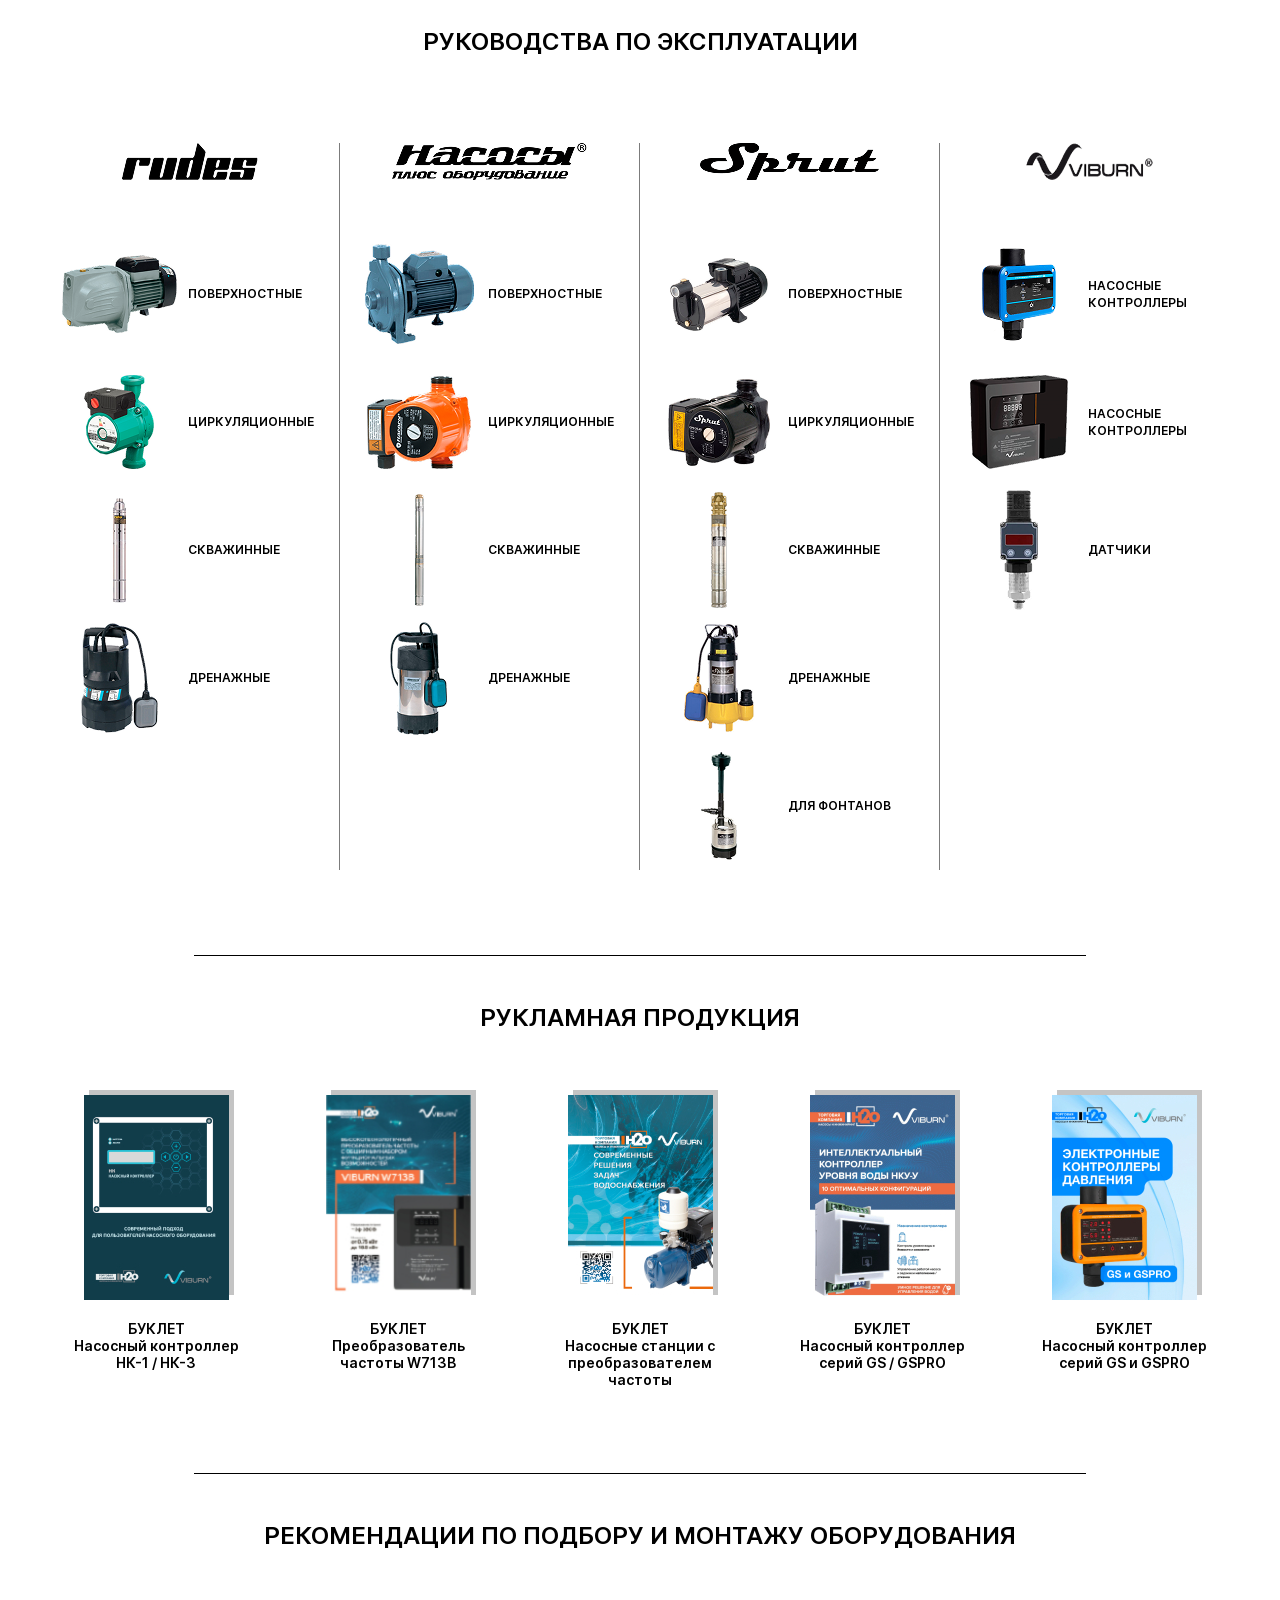
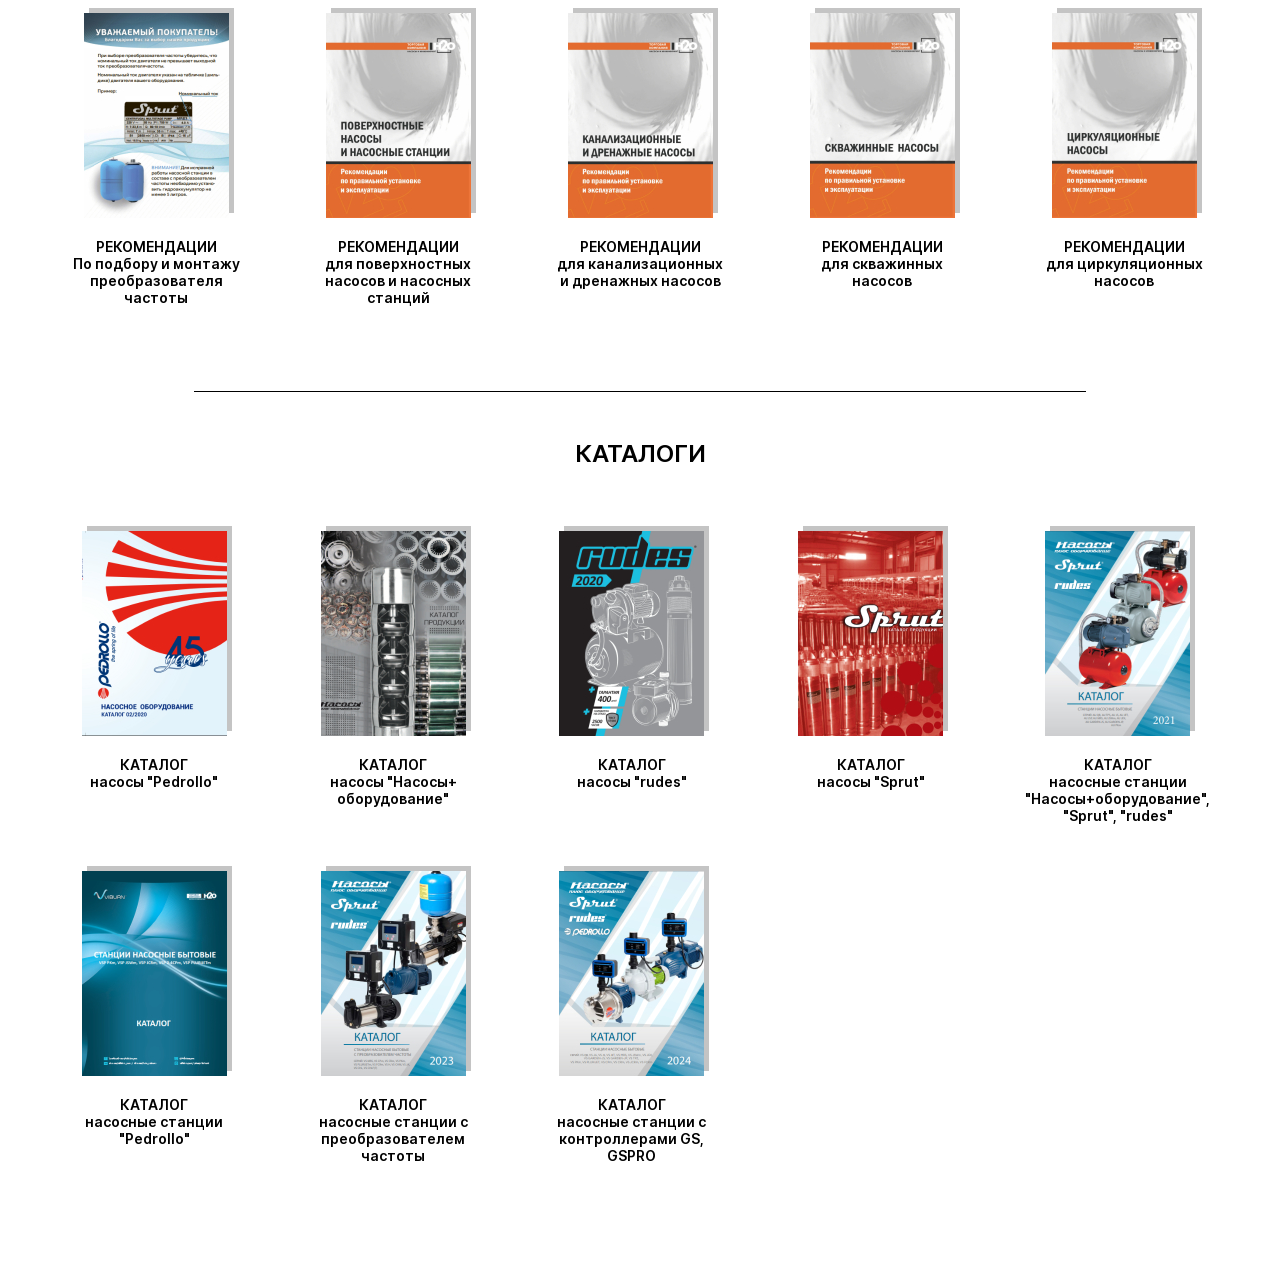
<file: index.html>
<!DOCTYPE html>
<!--[if lt IE 7]><html lang="ru" class="lt-ie9 lt-ie8 lt-ie7"><![endif]-->
<!--[if IE 7]><html lang="ru" class="lt-ie9 lt-ie8"><![endif]-->
<!--[if IE 8]><html lang="ru" class="lt-ie9"><![endif]-->
<!--[if gt IE 8]><!-->
<html lang="ru">
<!--<![endif]-->
<head>
	<meta charset="utf-8" />
	<title>Заголовок</title>
	<meta http-equiv="X-UA-Compatible" content="IE=edge" />
	<meta name="viewport" content="width=device-width, initial-scale=1, maximum-scale=1">
	<meta name="format-detection" content="telephone=no" />
	<link rel="stylesheet" href="libs/bootstrap/bootstrap-grid-3.3.1.min.css" />
	<link rel="stylesheet" href="css/main.css?ver=1.1" />
</head>
<body>

	<div class="wrapper">

		<section class="page-documentation">
			<div class="container">
				<h2 class="title-section">РУКОВОДСТВА ПО ЭКСПЛУАТАЦИИ</h2>
				<div class="row row_manual">
					<div class="col-md-3 col-sm-6 col-xs-6">
						<div class="logo-manual">
							<img src="img/logo_manual1.png" alt="alt">
						</div>
						<a href="#" class="item-manual">
							<span class="item-manual__image">
								<img src="img/manual1.png" alt="alt">
							</span>
							<span class="item-manual__title">ПОВЕРХНОСТНЫЕ</span>
						</a>
						<a href="#" class="item-manual">
							<span class="item-manual__image">
								<img src="img/manual2.png" alt="alt">
							</span>
							<span class="item-manual__title">ЦИРКУЛЯЦИОННЫЕ</span>
						</a>
						<a href="#" class="item-manual">
							<span class="item-manual__image">
								<img src="img/manual3.png" alt="alt">
							</span>
							<span class="item-manual__title">СКВАЖИННЫЕ</span>
						</a>
						<a href="#" class="item-manual">
							<span class="item-manual__image">
								<img src="img/manual4.png" alt="alt">
							</span>
							<span class="item-manual__title">ДРЕНАЖНЫЕ</span>
						</a>
					</div>
					<div class="col-md-3 col-sm-6 col-xs-6">
						<div class="logo-manual">
							<img src="img/logo_manual2.png" alt="alt">
						</div>
						<a href="#" class="item-manual">
							<span class="item-manual__image">
								<img src="img/manual5.png" alt="alt">
							</span>
							<span class="item-manual__title">ПОВЕРХНОСТНЫЕ</span>
						</a>
						<a href="#" class="item-manual">
							<span class="item-manual__image">
								<img src="img/manual6.png" alt="alt">
							</span>
							<span class="item-manual__title">ЦИРКУЛЯЦИОННЫЕ</span>
						</a>
						<a href="#" class="item-manual">
							<span class="item-manual__image">
								<img src="img/manual7.png" alt="alt">
							</span>
							<span class="item-manual__title">СКВАЖИННЫЕ</span>
						</a>
						<a href="#" class="item-manual">
							<span class="item-manual__image">
								<img src="img/manual8.png" alt="alt">
							</span>
							<span class="item-manual__title">ДРЕНАЖНЫЕ</span>
						</a>
					</div>
					<div class="col-md-3 col-sm-6 col-xs-6">
						<div class="logo-manual">
							<img src="img/logo_manual3.png" alt="alt">
						</div>
						<a href="#" class="item-manual">
							<span class="item-manual__image">
								<img src="img/manual9.png" alt="alt">
							</span>
							<span class="item-manual__title">ПОВЕРХНОСТНЫЕ</span>
						</a>
						<a href="#" class="item-manual">
							<span class="item-manual__image">
								<img src="img/manual10.png" alt="alt">
							</span>
							<span class="item-manual__title">ЦИРКУЛЯЦИОННЫЕ</span>
						</a>
						<a href="#" class="item-manual">
							<span class="item-manual__image">
								<img src="img/manual11.png" alt="alt">
							</span>
							<span class="item-manual__title">СКВАЖИННЫЕ</span>
						</a>
						<a href="#" class="item-manual">
							<span class="item-manual__image">
								<img src="img/manual12.png" alt="alt">
							</span>
							<span class="item-manual__title">ДРЕНАЖНЫЕ</span>
						</a>
						<a href="#" class="item-manual">
							<span class="item-manual__image">
								<img src="img/manual13.png" alt="alt">
							</span>
							<span class="item-manual__title">ДЛЯ ФОНТАНОВ</span>
						</a>
					</div>
					<div class="col-md-3 col-sm-6 col-xs-6">
						<div class="logo-manual">
							<img src="img/logo_manual4.png" alt="alt">
						</div>
						<a href="#" class="item-manual">
							<span class="item-manual__image">
								<img src="img/manual14.png" alt="alt">
							</span>
							<span class="item-manual__title">НАСОСНЫЕ КОНТРОЛЛЕРЫ</span>
						</a>
						<a href="#" class="item-manual">
							<span class="item-manual__image">
								<img src="img/manual15.png" alt="alt">
							</span>
							<span class="item-manual__title">НАСОСНЫЕ КОНТРОЛЛЕРЫ</span>
						</a>
						<a href="#" class="item-manual">
							<span class="item-manual__image">
								<img src="img/manual16.png" alt="alt">
							</span>
							<span class="item-manual__title">ДАТЧИКИ</span>
						</a>
					</div>
				</div>
			</div>
		</section>

		<section class="section-catalog">
			<div class="container">
				<div class="divider-main"></div>
				<h2 class="title-section">РУКЛАМНАЯ ПРОДУКЦИЯ</h2>
				<div class="grid-cards">
					<a href="#" class="unit-card">
						<span class="unit-card__image">
							<img src="img/unit_card1_1.jpg" alt="alt">
						</span>
						<span class="unit-card__title">БУКЛЕТ <br>Насосный контроллер НК-1 / НК-3</span>
					</a>
					<a href="#" class="unit-card">
						<span class="unit-card__image">
							<img src="img/unit_card1_2.jpg" alt="alt">
						</span>
						<span class="unit-card__title">БУКЛЕТ <br>Преобразователь частоты W713B</span>
					</a>
					<a href="#" class="unit-card">
						<span class="unit-card__image">
							<img src="img/unit_card1_3.jpg" alt="alt">
						</span>
						<span class="unit-card__title">БУКЛЕТ <br>Насосные станции с преобразователем частоты</span>
					</a>
					<a href="#" class="unit-card">
						<span class="unit-card__image">
							<img src="img/unit_card1_4.jpg" alt="alt">
						</span>
						<span class="unit-card__title">БУКЛЕТ <br>Насосный контроллер серий GS / GSPRO</span>
					</a>
					<a href="#" class="unit-card">
						<span class="unit-card__image">
							<img src="img/unit_card1_5.jpg" alt="alt">
						</span>
						<span class="unit-card__title">БУКЛЕТ <br>Насосный контроллер серий GS и GSPRO</span>
					</a>
				</div>
			</div>
		</section>

		<section class="section-catalog">
			<div class="container">
				<div class="divider-main"></div>
				<h2 class="title-section">РЕКОМЕНДАЦИИ ПО ПОДБОРУ И МОНТАЖУ ОБОРУДОВАНИЯ</h2>
				<div class="grid-cards">
					<a href="#" class="unit-card">
						<span class="unit-card__image">
							<img src="img/unit_card2_1.jpg" alt="alt">
						</span>
						<span class="unit-card__title">РЕКОМЕНДАЦИИ <br>По подбору и монтажу преобразователя частоты</span>
					</a>
					<a href="#" class="unit-card">
						<span class="unit-card__image">
							<img src="img/unit_card2_2.jpg" alt="alt">
						</span>
						<span class="unit-card__title">РЕКОМЕНДАЦИИ <br>для поверхностных насосов и насосных станций</span>
					</a>
					<a href="#" class="unit-card">
						<span class="unit-card__image">
							<img src="img/unit_card2_3.jpg" alt="alt">
						</span>
						<span class="unit-card__title">РЕКОМЕНДАЦИИ <br>для канализационных и дренажных насосов</span>
					</a>
					<a href="#" class="unit-card">
						<span class="unit-card__image">
							<img src="img/unit_card2_4.jpg" alt="alt">
						</span>
						<span class="unit-card__title">РЕКОМЕНДАЦИИ <br>для скважинных насосов</span>
					</a>
					<a href="#" class="unit-card">
						<span class="unit-card__image">
							<img src="img/unit_card2_5.jpg" alt="alt">
						</span>
						<span class="unit-card__title">РЕКОМЕНДАЦИИ <br>для циркуляционных насосов</span>
					</a>
				</div>
			</div>
		</section>

		<section class="section-catalog">
			<div class="container">
				<div class="divider-main"></div>
				<h2 class="title-section">КАТАЛОГИ</h2>
				<div class="grid-cards">
					<a href="#" class="unit-card">
						<span class="unit-card__image">
							<img src="img/unit_card3_1.jpg" alt="alt">
						</span>
						<span class="unit-card__title">КАТАЛОГ <br>насосы "Pedrollo"</span>
					</a>
					<a href="#" class="unit-card">
						<span class="unit-card__image">
							<img src="img/unit_card3_2.jpg" alt="alt">
						</span>
						<span class="unit-card__title">КАТАЛОГ <br>насосы "Насосы+ оборудование"</span>
					</a>
					<a href="#" class="unit-card">
						<span class="unit-card__image">
							<img src="img/unit_card3_3.jpg" alt="alt">
						</span>
						<span class="unit-card__title">КАТАЛОГ <br>насосы "rudes"</span>
					</a>
					<a href="#" class="unit-card">
						<span class="unit-card__image">
							<img src="img/unit_card3_4.jpg" alt="alt">
						</span>
						<span class="unit-card__title">КАТАЛОГ <br>насосы "Sprut"</span>
					</a>
					<a href="#" class="unit-card">
						<span class="unit-card__image">
							<img src="img/unit_card3_5.jpg" alt="alt">
						</span>
						<span class="unit-card__title">КАТАЛОГ <br>насосные станции "Насосы+оборудование", "Sprut", "rudes"</span>
					</a>
					<a href="#" class="unit-card">
						<span class="unit-card__image">
							<img src="img/unit_card3_6.jpg" alt="alt">
						</span>
						<span class="unit-card__title">КАТАЛОГ <br>насосные станции "Pedrollo"</span>
					</a>
					<a href="#" class="unit-card">
						<span class="unit-card__image">
							<img src="img/unit_card3_7.jpg" alt="alt">
						</span>
						<span class="unit-card__title">КАТАЛОГ <br>насосные станции с  преобразователем частоты</span>
					</a>
					<a href="#" class="unit-card">
						<span class="unit-card__image">
							<img src="img/unit_card3_8.jpg" alt="alt">
						</span>
						<span class="unit-card__title">КАТАЛОГ <br>насосные станции с контроллерами GS, GSPRO</span>
					</a>
				</div>
			</div>
		</section>

		<br><br><br><br><br>
		
	</div>


</body>
</html>
</file>
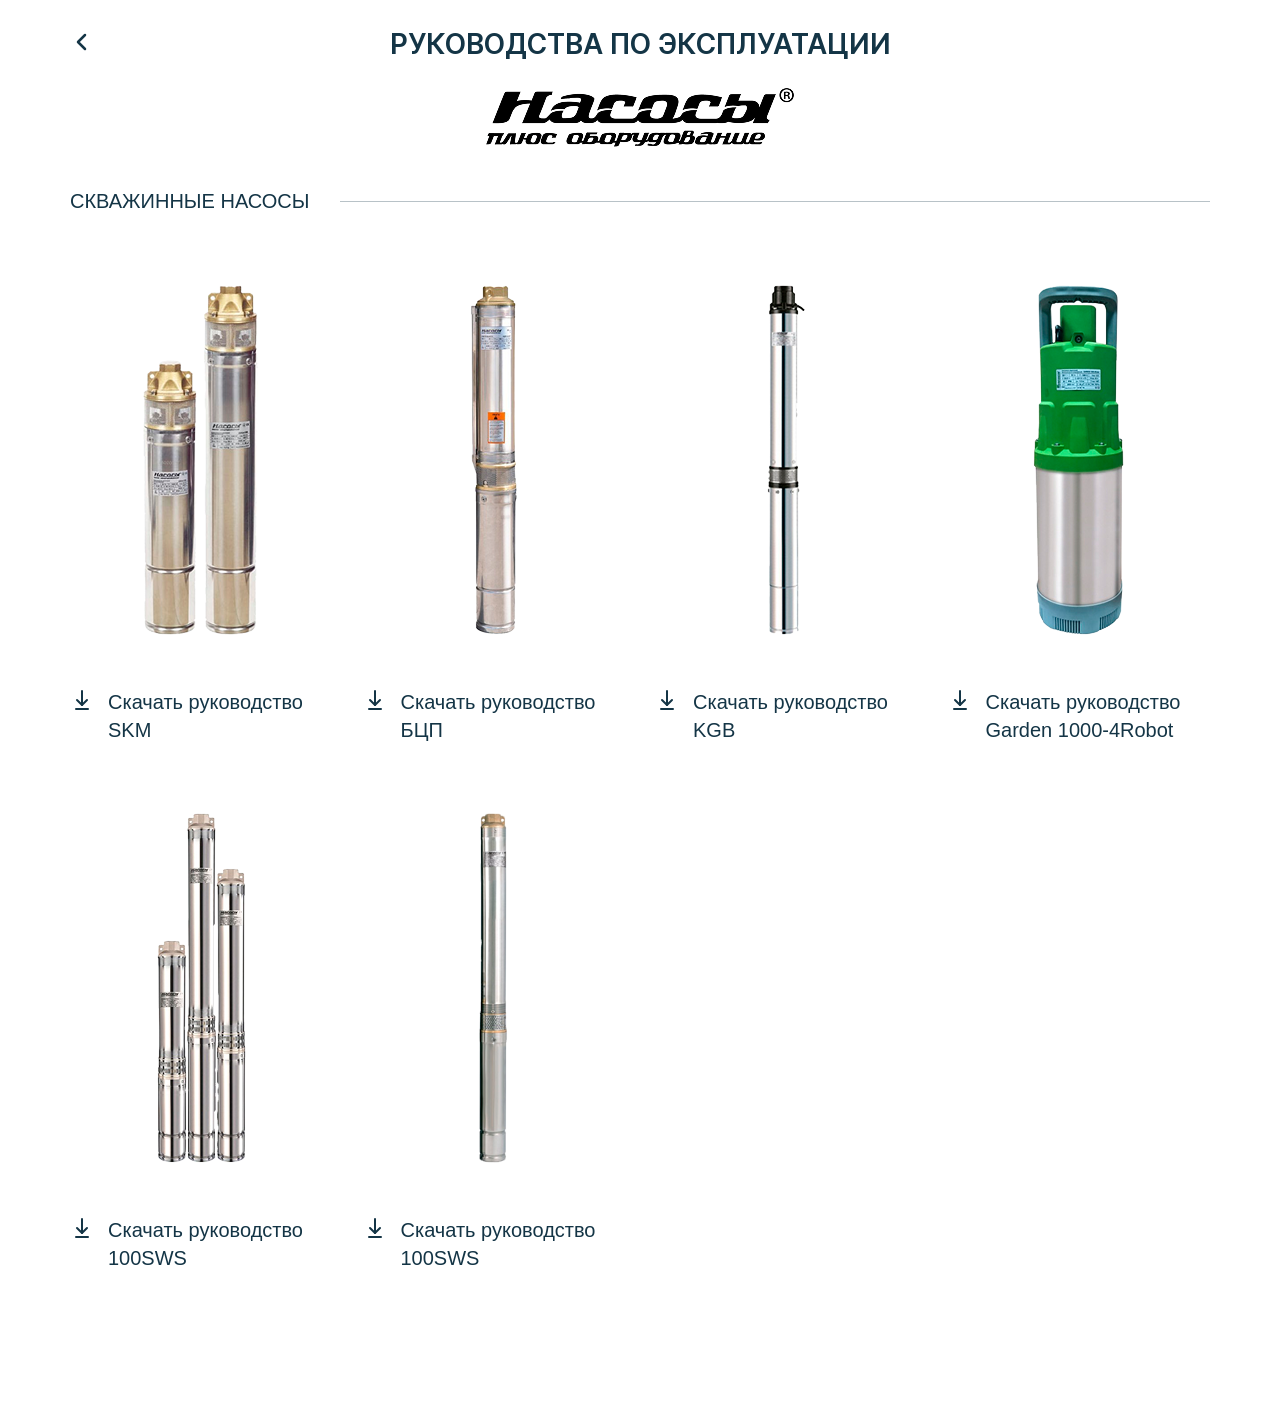
<file: inner.html>
<!DOCTYPE html>
<!--[if lt IE 7]><html lang="ru" class="lt-ie9 lt-ie8 lt-ie7"><![endif]-->
<!--[if IE 7]><html lang="ru" class="lt-ie9 lt-ie8"><![endif]-->
<!--[if IE 8]><html lang="ru" class="lt-ie9"><![endif]-->
<!--[if gt IE 8]><!-->
<html lang="ru">
<!--<![endif]-->
<head>
	<meta charset="utf-8" />
	<title>Заголовок</title>
	<meta http-equiv="X-UA-Compatible" content="IE=edge" />
	<meta name="viewport" content="width=device-width, initial-scale=1, maximum-scale=1">
	<meta name="format-detection" content="telephone=no" />
	<link rel="stylesheet" href="libs/bootstrap/bootstrap-grid-3.3.1.min.css" />
	<link rel="stylesheet" href="css/main.css?ver=1.3" />
</head>
<body>

	<div class="wrapper">

		<section class="page-inner">
			<div class="container">
				<div class="page-inner__head">
					<h1 class="title-section">РУКОВОДСТВА ПО ЭКСПЛУАТАЦИИ</h1>
					<a href="index.html" class="link-back"></a>
				</div>
				<div class="logo-page-manual">
					<img src="img/logo_page1.png" alt="alt">
				</div>
				<div class="subtitle-section">скважинные насосы</div>
				<div class="row row_units">
					<div class="col-md-3 col-sm-6 col-xs-6">
						<a href="#" class="unit-manual">
							<span class="unit-manual__image">
								<img src="img/unit_manual1.png" alt="alt">
							</span>
							<div class="unit-manual__head">
								<span class="unit-manual__title"><span>Скачать руководство SKM</span></span>
							</div>
						</a>
					</div>
					<div class="col-md-3 col-sm-6 col-xs-6">
						<a href="#" class="unit-manual">
							<span class="unit-manual__image">
								<img src="img/unit_manual2.png" alt="alt">
							</span>
							<div class="unit-manual__head">
								<span class="unit-manual__title"><span>Скачать руководство БЦП</span></span>
							</div>
						</a>
					</div>
					<div class="col-md-3 col-sm-6 col-xs-6">
						<a href="#" class="unit-manual">
							<span class="unit-manual__image">
								<img src="img/unit_manual3.png" alt="alt">
							</span>
							<div class="unit-manual__head">
								<span class="unit-manual__title"><span>Скачать руководство KGB</span></span>
							</div>
						</a>
					</div>
					<div class="col-md-3 col-sm-6 col-xs-6">
						<a href="#" class="unit-manual">
							<span class="unit-manual__image">
								<img src="img/unit_manual4.png" alt="alt">
							</span>
							<div class="unit-manual__head">
								<span class="unit-manual__title"><span>Скачать руководство Garden 1000-4Robot</span></span>
							</div>
						</a>
					</div>
					<div class="col-md-3 col-sm-6 col-xs-6">
						<a href="#" class="unit-manual">
							<span class="unit-manual__image">
								<img src="img/unit_manual5.png" alt="alt">
							</span>
							<div class="unit-manual__head">
								<span class="unit-manual__title"><span>Скачать руководство 100SWS </span></span>
							</div>
						</a>
					</div>
					<div class="col-md-3 col-sm-6 col-xs-6">
						<a href="#" class="unit-manual">
							<span class="unit-manual__image">
								<img src="img/unit_manual6.png" alt="alt">
							</span>
							<div class="unit-manual__head">
								<span class="unit-manual__title"><span>Скачать руководство 100SWS</span></span>
							</div>
						</a>
					</div>
				</div>
			</div>
		</section>
		
	</div>


</body>
</html>
</file>
<file: css/main.css>
@font-face {
	font-family: 'Inter';
	src: local('Inter Extra Light'), local('Inter-Extra-Light'),
		url('../fonts/Inter-ExtraLight.woff2') format('woff2'),
		url('../fonts/Inter-ExtraLight.woff') format('woff'),
		url('../fonts/Inter-ExtraLight.ttf') format('truetype');
	font-weight: 200;
	font-style: normal;
}
@font-face {
	font-family: 'Inter';
	src: local('Inter Regular'), local('Inter-Regular'),
		url('../fonts/Inter-Regular.woff2') format('woff2'),
		url('../fonts/Inter-Regular.woff') format('woff'),
		url('../fonts/Inter-Regular.ttf') format('truetype');
	font-weight: normal;
	font-style: normal;
}
@font-face {
	font-family: 'Inter';
	src: local('Inter Medium'), local('Inter-Medium'),
		url('../fonts/Inter-Medium.woff2') format('woff2'),
		url('../fonts/Inter-Medium.woff') format('woff'),
		url('../fonts/Inter-Medium.ttf') format('truetype');
	font-weight: 500;
	font-style: normal;
}
@font-face {
	font-family: 'Inter';
	src: local('Inter Semi Bold'), local('Inter-Semi-Bold'),
		url('../fonts/Inter-SemiBold.woff2') format('woff2'),
		url('../fonts/Inter-SemiBold.woff') format('woff'),
		url('../fonts/Inter-SemiBold.ttf') format('truetype');
	font-weight: 600;
	font-style: normal;
}
@font-face {
	font-family: 'Inter';
	src: local('Inter Bold'), local('Inter-Bold'),
		url('../fonts/Inter-Bold.woff2') format('woff2'),
		url('../fonts/Inter-Bold.woff') format('woff'),
		url('../fonts/Inter-Bold.ttf') format('truetype');
	font-weight: 700;
	font-style: normal;
}

@media (min-width: 1200px) {
	.page-documentation .container {
		width: 1200px;
	}
}

.page-documentation {
	padding-top: 30px;
	font-family: 'Inter';
}
.section-catalog {
	font-family: 'Inter';
}
.title-section {
	font-size: 24px;
	font-weight: 600;
	line-height: 1;
	color: #000;
	text-align: center;
	margin: 0;
	padding: 0;
	margin-bottom: 89px;
	font-family: 'Inter';
}
.logo-manual {
	height: 37px;
	margin-bottom: 50px;
	display: flex;
	align-items: center;
	justify-content: center;
}
.logo-manual img {
	max-width: 100%;
	max-height: 100%;
	height: auto;
	display: block;
	margin: 0 auto;
}
.item-manual {
	font-size: 12px;
	gap: 5px;
	font-weight: 600;
	color: #000;
	text-decoration: none;
	display: flex;
	align-items: center;
	transition: all 0.3s;
}
.item-manual:hover {
	color: #67b0d6;
}
.item-manual__image {
	width: 128px;
	height: 128px;
	display: flex;
	align-items: center;
	justify-content: center;
	flex: none;
}
.item-manual__image img {
	max-width: 100%;
	max-height: 100%;
}
.page-documentation .row {
	display: -webkit-box;
	display: -ms-flexbox;
	display: flex;
	-ms-flex-wrap: wrap;
	flex-wrap: wrap;
}
.page-documentation .row>div {
	float: none;
}
.row.row_manual>div {
	border-right: 1px solid rgba(124, 124, 124, 1);
}
.row.row_manual>div:last-child {
	border: none;
}
.divider-main {
	width: 892px;
	background: rgba(0, 0, 0, 1);
	max-width: 100%;
	margin: 0 auto;
	height: 1px;
	margin-top: 85px;
	margin-bottom: 50px;
}
.grid-cards {
	gap: 47px 70px;
	display: grid;
	grid-template-columns: 1fr 1fr 1fr 1fr 1fr;
}
.unit-card {
	font-size: 14px;
	font-weight: 600;
	line-height: 17px;
	text-align: center;
	display: block;
	color: #000;
	text-decoration: none;
	transition: all 0.3s;
}
.unit-card:hover {
	color: #67b0d6;
}
.unit-card__image {
	width: 145px;
	height: 205px;
	display: block;
	margin: 0 auto;
	margin-bottom: 20px;
	position: relative;
	z-index: 1;
}
.unit-card__image::before {
	position: absolute;
	display: block;
	content: " ";
	top: -5px;
	right: -5px;
	left: 5px;
	bottom: 5px;
	background: rgba(196, 196, 196, 1);
	z-index: -1;
}
.unit-card__image img {
	width: 100%;
	height: 100%;
	object-fit: cover;
}
.section-catalog .title-section {
	margin-bottom: 65px;
}
@media only screen and (max-width : 1200px) {
	.item-manual__image {
		width: 90px;
		height: 90px;
		padding: 5px;
	}
	.logo-manual {
		height: 33px;
		margin-bottom: 37px;
	}
	.item-manual {
		font-size: 11px;
	}
	.grid-cards {
		gap: 35px 32px;
	}
	.title-section {
		font-size: 22px;
		margin-bottom: 60px;
	}
}
@media only screen and (max-width : 992px) {
	.row.row_manual>div:nth-child(even) {
		border: none;
	}
	.grid-cards {
		grid-template-columns: 1fr 1fr 1fr 1fr;
	}
	.section-catalog .title-section {
		margin-bottom: 40px;
	}
	.divider-main {
		width: 500px;
	}
}
@media only screen and (max-width : 768px) {
	.title-section {
		font-size: 22px;
		margin-bottom: 30px;
		line-height: 1.6;
	}
	.item-manual {
		font-size: 13px;
		margin-bottom: 15px;
		display: block;
		text-align: center;
	}
	.item-manual__image {
		margin: 0 auto;
		margin-bottom: 10px;
	}
	.logo-manual {
		margin-bottom: 30px;
		margin-top: 15px;
	}
	.divider-main {
		margin-top: 50px;
		margin-bottom: 32px;
	}
	.section-catalog .title-section {
		margin-bottom: 28px;
	}
	.grid-cards {
		gap: 23px 10px;
		grid-template-columns: 1fr 1fr;
	}
}

.page-inner {
	padding-top: 30px;
	padding-bottom: 100px;
}
.page-inner .title-section {
	font-size: 28px;
	margin-bottom: 0;
	color: #143546;
}
.page-inner__head {
	padding: 0 40px;
	margin-bottom: 30px;
	position: relative;
}
.link-back {
	position: absolute;
	display: block;
	width: 24px;
	height: 24px;
	top: 0;
	left: 0;
	background-image: url(../img/ic_back.svg);
	background-repeat: no-repeat;
	background-position: center;
	background-size: contain;
	z-index: 2;
}
.logo-page-manual img {
	max-width: 310px;
	display: block;
	margin: 0 auto;
	height: auto;
}
.subtitle-section {
	font-size: 20px;
	margin: 40px 0;
	gap: 30px;
	line-height: 140%;
	text-transform: uppercase;
	color: #143546;
	position: relative;
	display: flex;
	align-items: center;
}
.subtitle-section::after {
	position: relative;
	display: block;
	content: " ";
	flex: 1;
	background: rgba(20, 53, 70, 0.3);
	height: 1px;
}
.unit-manual {
	display: block;
}
.unit-manual__image {
	height: 410px;
	margin-bottom: 23px;
	padding: 10px;
	display: flex;
	align-items: center;
	justify-content: center;
}
.unit-manual__image img {
	max-width: 100%;
	max-height: 100%;
}
.unit-manual__head {
	font-size: 20px;
	gap: 14px;
	line-height: 140%;
	font-weight: 400;
	color: #143546;
	display: flex;
	font-family: Helvetica, sans-serif;
	align-items: flex-start;
}
.unit-manual__head::before {
	position: relative;
	display: block;
	content: " ";
	width: 24px;
	height: 24px;
	flex: none;
	background-image: url(../img/ic_download.svg);
	background-repeat: no-repeat;
	background-position: center;
	background-size: contain;
}
.unit-manual__title span {
	border-bottom: 1px transparent solid;
	transition: all 0.3s;
}
.unit-manual:hover .unit-manual__title span {
	border-color: #143546;
}
.row.row_units>div {
	margin-bottom: 39px;
}
.row.row_units {
	margin-bottom: -39px;
}
@media only screen and (max-width : 1200px) {
	.page-inner .title-section {
		font-size: 24px;
	}
	.subtitle-section {
		font-size: 18px;
		margin: 32px 0;
		gap: 25px; 
	}
	.unit-manual__head {
		font-size: 17px;
		gap: 12px;
	}
}
@media only screen and (max-width : 768px) {
	.page-inner .title-section {
		font-size: 22px;
	}
	.logo-page-manual img {
		max-width: 255px;
	}
	.subtitle-section {
		font-size: 15px;
		margin: 25px 0;
		gap: 15px;
	}
	.unit-manual__image {
		height: 260px;
		margin-bottom: 15px;
	}
	.unit-manual__head {
		font-size: 14px;
		gap: 10px;
	}
	.unit-manual__head::before {
		width: 18px;
		height: 18px;
	}
	.row.row_units>div {
		margin-bottom: 25px;
	}
	.row.row_units {
		margin-bottom: -25px;
	}
	.page-inner {
		padding-bottom: 60px;
	}
}
</file>
